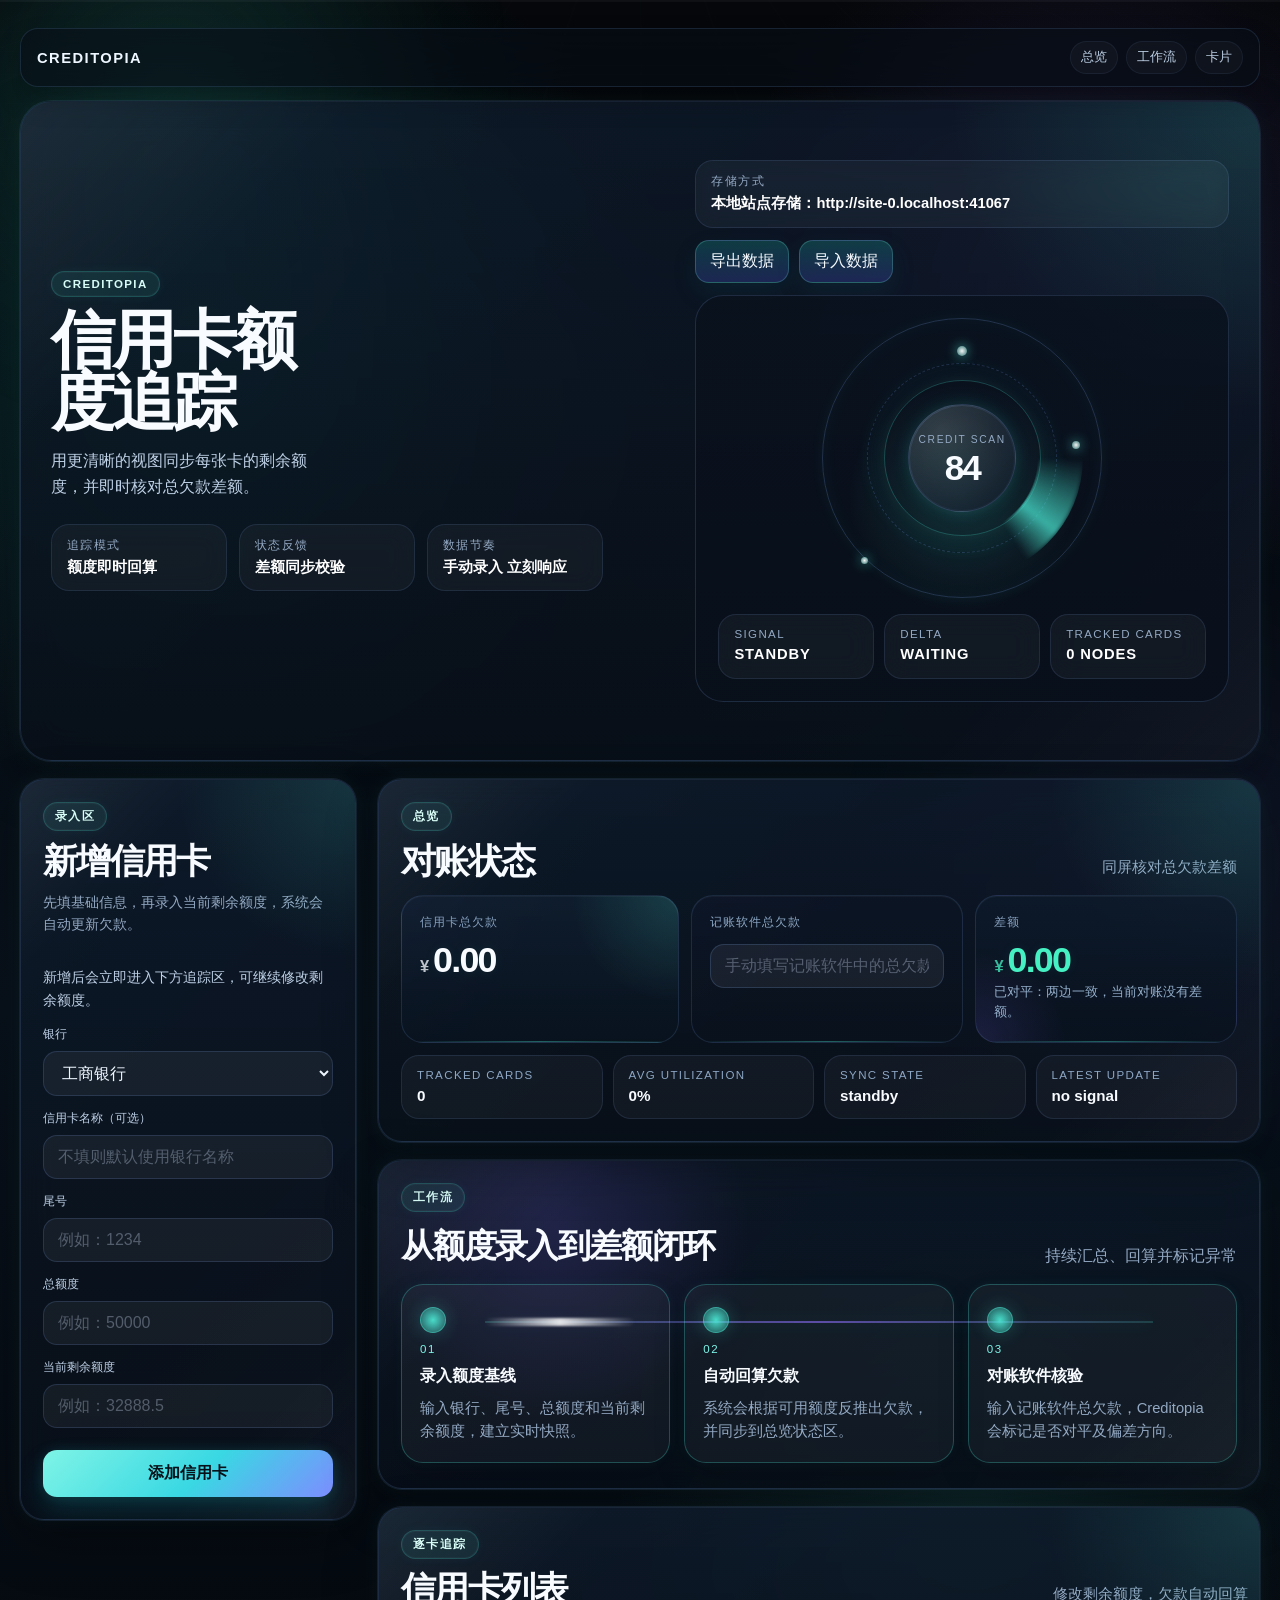
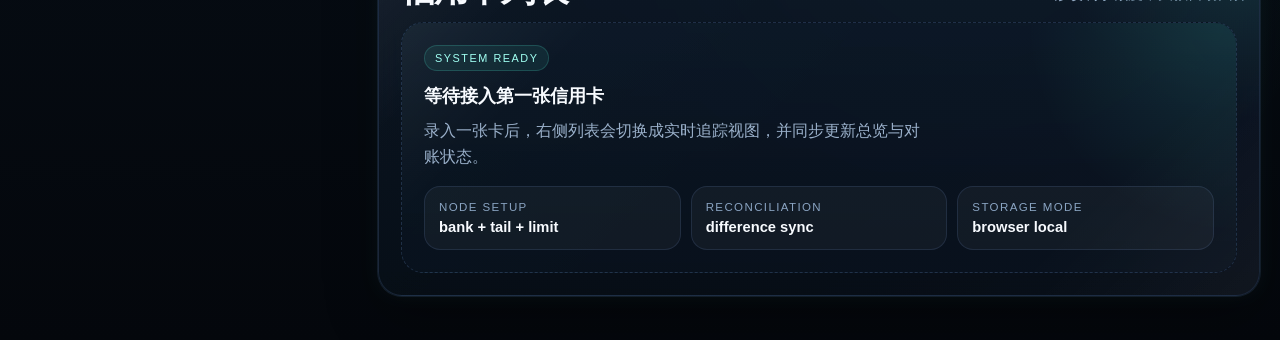
<file: index.html>
<!DOCTYPE html>
<html lang="zh-CN">
  <head>
    <meta charset="UTF-8" />
    <meta name="viewport" content="width=device-width, initial-scale=1.0" />
    <title>Creditopia 信用卡额度追踪</title>
    <link rel="stylesheet" href="./styles.css?v=11" />
  </head>
  <body id="top">
    <div class="scroll-progress" aria-hidden="true">
      <div class="scroll-progress__bar" id="scroll-progress-bar"></div>
    </div>
    <div class="ambient ambient--one" aria-hidden="true"></div>
    <div class="ambient ambient--two" aria-hidden="true"></div>
    <div class="ambient ambient--three" aria-hidden="true"></div>
    <div class="tech-grid" aria-hidden="true"></div>

    <div class="app-shell">
      <nav class="topbar reveal" aria-label="页面导航">
        <a class="topbar__brand" href="#top">Creditopia</a>
        <div class="topbar__links">
          <a href="#overview-panel">总览</a>
          <a href="#process-panel">工作流</a>
          <a href="#cards-panel">卡片</a>
        </div>
      </nav>

      <header class="masthead reveal">
        <div class="masthead__brand">
          <p class="brand-mark">Creditopia</p>
          <h1>信用卡额度追踪</h1>
          <p class="masthead__summary">
            用更清晰的视图同步每张卡的剩余额度，并即时核对总欠款差额。
          </p>
          <div class="masthead__highlights" aria-label="系统能力">
            <div class="highlight-chip">
              <span class="highlight-chip__label">追踪模式</span>
              <strong>额度即时回算</strong>
            </div>
            <div class="highlight-chip">
              <span class="highlight-chip__label">状态反馈</span>
              <strong>差额同步校验</strong>
            </div>
            <div class="highlight-chip">
              <span class="highlight-chip__label">数据节奏</span>
              <strong>手动录入 立刻响应</strong>
            </div>
          </div>
        </div>

        <div class="masthead__meta">
          <div class="meta-note">
            <span>存储方式</span>
            <strong id="storage-mode">仅保存在当前浏览器</strong>
          </div>
          <div class="action-strip">
            <button type="button" class="ghost-btn ghost-btn--light" id="export-data-btn">
              导出数据
            </button>
            <button type="button" class="ghost-btn ghost-btn--light" id="import-data-btn">
              导入数据
            </button>
          </div>
          <input type="file" id="import-file-input" accept="application/json" hidden />

          <div class="hero-visual" aria-hidden="true">
            <div class="hero-visual__core">
              <div class="hero-visual__ring hero-visual__ring--outer"></div>
              <div class="hero-visual__ring hero-visual__ring--mid"></div>
              <div class="hero-visual__ring hero-visual__ring--inner"></div>
              <div class="hero-visual__beam"></div>
              <div class="hero-visual__pulse"></div>
              <div class="hero-visual__score">
                <span>credit scan</span>
                <strong id="hero-score-value">96</strong>
              </div>
              <div class="hero-visual__orbits">
                <span class="hero-visual__dot hero-visual__dot--one"></span>
                <span class="hero-visual__dot hero-visual__dot--two"></span>
                <span class="hero-visual__dot hero-visual__dot--three"></span>
              </div>
            </div>
            <div class="hero-visual__readouts">
              <div class="hero-readout">
                <span>signal</span>
                <strong id="hero-signal-value">stable</strong>
              </div>
              <div class="hero-readout">
                <span>delta</span>
                <strong id="hero-delta-value">synced</strong>
              </div>
              <div class="hero-readout">
                <span>tracked cards</span>
                <strong id="hero-pipeline-value">0 nodes</strong>
              </div>
            </div>
          </div>
        </div>
      </header>

      <main class="workspace">
        <aside class="compose-panel reveal">
          <div class="section-label">录入区</div>
          <h2>新增信用卡</h2>
          <p class="section-copy">
            先填基础信息，再录入当前剩余额度，系统会自动更新欠款。
          </p>

          <form id="card-form" class="card-form">
            <p id="form-mode-hint" class="compose-footnote compose-footnote--subtle"></p>
            <label>
              <span>银行</span>
              <select id="card-bank">
                <option value="icbc">工商银行</option>
                <option value="ccb">建设银行</option>
                <option value="abc">农业银行</option>
                <option value="boc">中国银行</option>
                <option value="psbc">邮储银行</option>
                <option value="bocom">交通银行</option>
                <option value="cmb">招商银行</option>
                <option value="cib">兴业银行</option>
                <option value="spdb">浦发银行</option>
                <option value="gdb">广发银行</option>
                <option value="citic">中信银行</option>
                <option value="ceb">光大银行</option>
                <option value="cmbc">民生银行</option>
                <option value="pingan">平安银行</option>
                <option value="hxb">华夏银行</option>
                <option value="bob">北京银行</option>
                <option value="bos">上海银行</option>
                <option value="njcb">南京银行</option>
                <option value="nbcb">宁波银行</option>
                <option value="czb">浙商银行</option>
                <option value="bhb">渤海银行</option>
                <option value="hfb">恒丰银行</option>
                <option value="generic">其他银行</option>
              </select>
            </label>

            <label>
              <span>信用卡名称（可选）</span>
              <input
                type="text"
                id="card-name"
                placeholder="不填则默认使用银行名称"
                maxlength="30"
              />
            </label>

            <label>
              <span>尾号</span>
              <input
                type="text"
                id="card-last4"
                placeholder="例如：1234"
                inputmode="numeric"
                maxlength="8"
                required
              />
            </label>

            <label>
              <span>总额度</span>
              <input
                type="text"
                id="card-limit"
                placeholder="例如：50000"
                inputmode="decimal"
                required
              />
            </label>

            <label>
              <span>当前剩余额度</span>
              <input
                type="text"
                id="card-available"
                placeholder="例如：32888.5"
                inputmode="decimal"
                required
              />
            </label>

            <button type="submit" class="primary-btn">添加信用卡</button>
          </form>

        </aside>

        <section class="main-panel">
          <section class="overview reveal" id="overview-panel">
            <div class="overview__head">
              <div>
                <div class="section-label">总览</div>
                <h2>对账状态</h2>
              </div>
              <p class="overview__hint">同屏核对总欠款差额</p>
            </div>

            <div class="stat-grid">
              <article class="stat-card stat-card--primary">
                <span>信用卡总欠款</span>
                <strong id="cards-total-debt" class="amount-value amount-value--hero">¥0.00</strong>
              </article>

              <article class="stat-card stat-card--input">
                <label for="ledger-total-debt">记账软件总欠款</label>
                <input
                  type="text"
                  id="ledger-total-debt"
                  placeholder="手动填写记账软件中的总欠款"
                  inputmode="decimal"
                />
              </article>

              <article class="stat-card stat-card--difference">
                <span>差额</span>
                <strong id="debt-difference" class="amount-value amount-value--hero">¥0.00</strong>
                <small id="difference-hint">信用卡汇总 - 记账软件记录</small>
              </article>
            </div>

            <div class="insight-strip" aria-label="实时情报">
              <article class="insight-chip">
                <span>tracked cards</span>
                <strong id="insight-card-count">0</strong>
              </article>
              <article class="insight-chip">
                <span>avg utilization</span>
                <strong id="insight-utilization">0%</strong>
              </article>
              <article class="insight-chip">
                <span>sync state</span>
                <strong id="insight-sync-state">standby</strong>
              </article>
              <article class="insight-chip">
                <span>latest update</span>
                <strong id="insight-last-update">no signal</strong>
              </article>
            </div>
          </section>

          <section class="process-panel reveal" id="process-panel">
            <div class="process-panel__head">
              <div>
                <div class="section-label">工作流</div>
                <h2>从额度录入到差额闭环</h2>
              </div>
              <p class="process-panel__hint">持续汇总、回算并标记异常</p>
            </div>

            <div class="process-rail">
              <article class="process-step">
                <span class="process-step__index">01</span>
                <h3>录入额度基线</h3>
                <p>输入银行、尾号、总额度和当前剩余额度，建立实时快照。</p>
              </article>

              <article class="process-step">
                <span class="process-step__index">02</span>
                <h3>自动回算欠款</h3>
                <p>系统会根据可用额度反推出欠款，并同步到总览状态区。</p>
              </article>

              <article class="process-step">
                <span class="process-step__index">03</span>
                <h3>对账软件核验</h3>
                <p>输入记账软件总欠款，Creditopia 会标记是否对平及偏差方向。</p>
              </article>
            </div>
          </section>

          <section class="ledger-detail reveal" id="cards-panel">
            <div class="section-label">逐卡追踪</div>
            <div class="ledger-detail__head">
              <h2>信用卡列表</h2>
              <p>修改剩余额度，欠款自动回算</p>
            </div>

            <div id="empty-state" class="empty-state">
              <div class="empty-state__header">
                <span class="empty-state__eyebrow">system ready</span>
                <h3>等待接入第一张信用卡</h3>
                <p>录入一张卡后，右侧列表会切换成实时追踪视图，并同步更新总览与对账状态。</p>
              </div>
              <div class="empty-state__grid" aria-hidden="true">
                <div class="empty-state__tile">
                  <span>node setup</span>
                  <strong>bank + tail + limit</strong>
                </div>
                <div class="empty-state__tile">
                  <span>reconciliation</span>
                  <strong>difference sync</strong>
                </div>
                <div class="empty-state__tile">
                  <span>storage mode</span>
                  <strong>browser local</strong>
                </div>
              </div>
            </div>

            <div id="card-list" class="card-list"></div>
          </section>
        </section>
      </main>
    </div>

    <template id="card-item-template">
      <article class="credit-card reveal">
        <div class="credit-card__scanline" aria-hidden="true"></div>
        <div class="credit-card__identity">
          <div class="bank-logo-wrap" aria-hidden="true">
            <img class="bank-logo-image" alt="" />
            <div class="bank-logo-fallback"></div>
          </div>
          <div class="credit-card__title-group">
            <div class="credit-card__bank-row">
              <span class="credit-card__bank-name"></span>
              <span class="credit-card__tail"></span>
            </div>
            <p class="credit-card__name"></p>
            <p class="credit-card__updated-at"></p>
          </div>
        </div>

        <label class="inline-field inline-field--available">
          <span>当前剩余额度</span>
          <input
            type="text"
            class="available-input"
            inputmode="decimal"
          />
        </label>

        <div class="credit-card__metrics">
          <div class="metric-block">
            <span>总额度</span>
            <strong class="limit-value amount-value amount-value--metric"></strong>
          </div>
          <div class="metric-block">
            <span>当前欠款</span>
            <strong class="debt-value amount-value amount-value--metric"></strong>
          </div>
        </div>

        <div class="credit-card__utilization">
          <div class="utilization-ring">
            <svg viewBox="0 0 120 120" class="utilization-ring__svg" aria-hidden="true">
              <circle class="utilization-ring__track" cx="60" cy="60" r="46"></circle>
              <circle class="utilization-ring__progress" cx="60" cy="60" r="46"></circle>
            </svg>
            <div class="utilization-ring__content">
              <span>占用</span>
              <strong class="utilization-percent">0%</strong>
            </div>
          </div>
        </div>

        <div class="credit-card__actions">
          <button type="button" class="ghost-btn edit-btn">编辑</button>
          <button type="button" class="ghost-btn delete-btn">删除</button>
        </div>
      </article>
    </template>

    <script src="./logic.js?v=6"></script>
    <script src="./script.js?v=7"></script>
  </body>
</html>
</file>
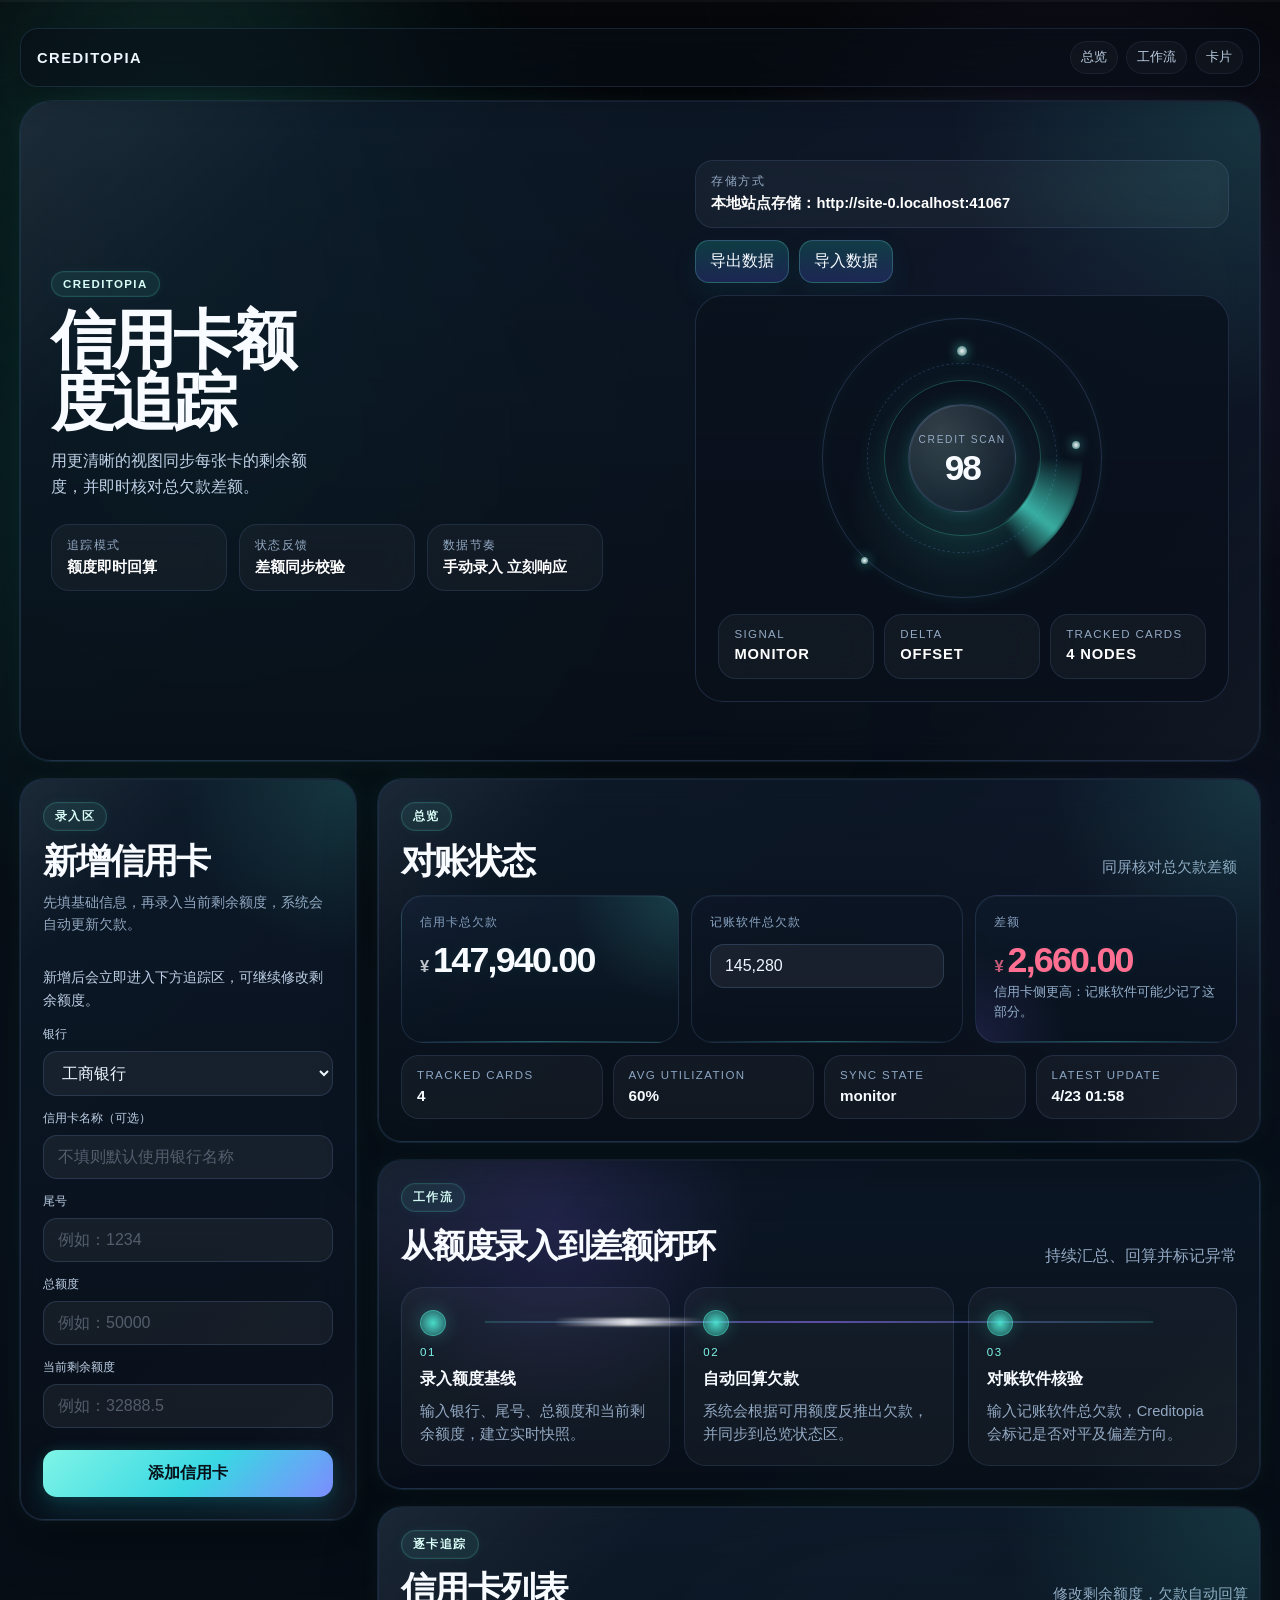
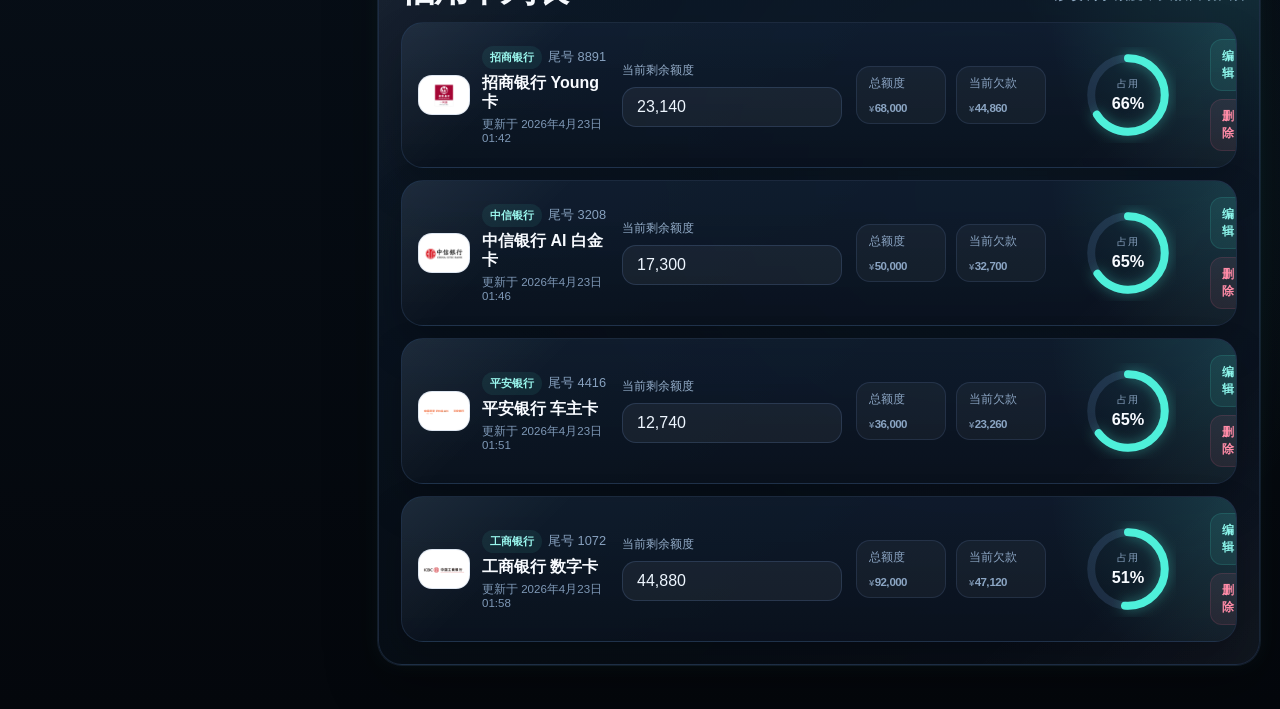
<file: design-preview.html>
<!DOCTYPE html>
<html lang="zh-CN">
  <head>
    <meta charset="UTF-8" />
    <meta name="viewport" content="width=device-width, initial-scale=1.0" />
    <title>Creditopia Design Preview</title>
    <style>
      :root {
        --bg: #05070a;
        --bg-deep: #0a1220;
        --line: rgba(136, 182, 255, 0.18);
        --text: #eef6ff;
        --muted: #98acc7;
        --accent: #4ef0da;
        --accent-secondary: #8d6bff;
      }

      * {
        box-sizing: border-box;
      }

      body {
        margin: 0;
        min-height: 100vh;
        display: grid;
        place-items: center;
        padding: 24px;
        font-family: "SF Pro Text", "PingFang SC", "Hiragino Sans GB", "Microsoft YaHei", sans-serif;
        color: var(--text);
        background:
          radial-gradient(circle at 20% 18%, rgba(78, 240, 218, 0.18), transparent 22%),
          radial-gradient(circle at 84% 16%, rgba(141, 107, 255, 0.18), transparent 18%),
          linear-gradient(180deg, var(--bg) 0%, var(--bg-deep) 100%);
      }

      .preview-shell {
        width: min(720px, 100%);
        padding: 32px;
        border-radius: 28px;
        border: 1px solid var(--line);
        background:
          linear-gradient(180deg, rgba(14, 26, 44, 0.78), rgba(8, 15, 26, 0.9)),
          linear-gradient(135deg, rgba(78, 240, 218, 0.08), transparent 46%);
        box-shadow: 0 24px 64px rgba(0, 0, 0, 0.4), 0 0 30px rgba(78, 240, 218, 0.08);
        backdrop-filter: blur(18px);
      }

      .eyebrow {
        display: inline-flex;
        padding: 7px 12px;
        border-radius: 999px;
        border: 1px solid rgba(78, 240, 218, 0.2);
        background: rgba(78, 240, 218, 0.08);
        color: #d8fdf7;
        font-size: 0.74rem;
        font-weight: 700;
        letter-spacing: 0.12em;
        text-transform: uppercase;
      }

      h1 {
        margin: 18px 0 12px;
        font-size: clamp(2rem, 5vw, 3.4rem);
        line-height: 0.96;
        letter-spacing: -0.05em;
      }

      p {
        margin: 0;
        max-width: 44ch;
        color: var(--muted);
        line-height: 1.7;
      }

      .actions {
        display: flex;
        flex-wrap: wrap;
        gap: 12px;
        margin-top: 28px;
      }

      button,
      a {
        appearance: none;
        border: 0;
        border-radius: 14px;
        padding: 12px 16px;
        font: inherit;
        text-decoration: none;
        cursor: pointer;
        transition: transform 180ms ease, box-shadow 180ms ease, border-color 180ms ease;
      }

      .primary {
        color: #061018;
        background: linear-gradient(135deg, #7ff4e6, #39d8e3 54%, #7d8dff);
        box-shadow: 0 18px 36px rgba(18, 184, 199, 0.22);
      }

      .secondary {
        color: var(--text);
        background: rgba(255, 255, 255, 0.04);
        border: 1px solid rgba(136, 182, 255, 0.16);
      }

      .primary:hover,
      .secondary:hover {
        transform: translateY(-2px);
      }

      .status {
        margin-top: 24px;
        padding: 14px 16px;
        border-radius: 16px;
        background: rgba(255, 255, 255, 0.04);
        border: 1px solid rgba(136, 182, 255, 0.12);
        color: #bcd0e7;
      }

      code {
        color: #9df8ee;
      }
    </style>
  </head>
  <body>
    <main class="preview-shell">
      <div class="eyebrow">Creditopia Preview</div>
      <h1>载入演示数据并查看最新设计</h1>
      <p>
        这个页面会把一组示例信用卡数据写入当前浏览器的本地存储，然后跳转到最新首页，方便你直接看到科技感升级后的完整界面。
      </p>

      <div class="actions">
        <button class="primary" id="launch-preview">打开设计预览</button>
        <a class="secondary" href="./index.html">直接打开首页</a>
      </div>

      <div class="status" id="status">
        预览入口文件：<code>design-preview.html</code>
      </div>
    </main>

    <script>
      const STORAGE_KEY = 'creditopia-credit-cards';
      const LEDGER_STORAGE_KEY = 'creditopia-ledger-total-debt';
      const status = document.querySelector('#status');
      const launchButton = document.querySelector('#launch-preview');

      const demoCards = [
        {
          id: 'demo-cmb-8891',
          bank: 'cmb',
          name: '招商银行 Young 卡',
          last4: '8891',
          limit: 68000,
          available: 23140,
          updatedAt: '2026-04-23T09:42:00+08:00',
        },
        {
          id: 'demo-citic-3208',
          bank: 'citic',
          name: '中信银行 AI 白金卡',
          last4: '3208',
          limit: 50000,
          available: 17300,
          updatedAt: '2026-04-23T09:46:00+08:00',
        },
        {
          id: 'demo-pingan-4416',
          bank: 'pingan',
          name: '平安银行 车主卡',
          last4: '4416',
          limit: 36000,
          available: 12740,
          updatedAt: '2026-04-23T09:51:00+08:00',
        },
        {
          id: 'demo-icbc-1072',
          bank: 'icbc',
          name: '工商银行 数字卡',
          last4: '1072',
          limit: 92000,
          available: 44880,
          updatedAt: '2026-04-23T09:58:00+08:00',
        },
      ];

      function loadPreview() {
        localStorage.setItem(STORAGE_KEY, JSON.stringify(demoCards));
        localStorage.setItem(LEDGER_STORAGE_KEY, '145280');
        status.textContent = '演示数据已写入，正在跳转到最新首页...';
        window.location.href = './index.html?preview=1';
      }

      launchButton.addEventListener('click', loadPreview);

      window.setTimeout(loadPreview, 260);
    </script>
  </body>
</html>
</file>
<file: styles.css>
:root {
  --bg: #05070a;
  --bg-deep: #09111c;
  --bg-elevated: rgba(10, 18, 30, 0.82);
  --surface: rgba(10, 20, 33, 0.6);
  --surface-strong: rgba(11, 22, 36, 0.82);
  --surface-soft: rgba(18, 34, 55, 0.5);
  --panel: rgba(10, 18, 31, 0.76);
  --card: rgba(13, 23, 38, 0.72);
  --card-strong: rgba(16, 29, 48, 0.88);
  --line: rgba(136, 182, 255, 0.14);
  --line-strong: rgba(136, 182, 255, 0.26);
  --line-glow: rgba(85, 241, 231, 0.34);
  --text: #eef6ff;
  --text-strong: #f8fbff;
  --muted: #93a9c3;
  --muted-strong: #bfd1e6;
  --inverse: #ffffff;
  --accent: #4ef0da;
  --accent-strong: #1fd8c7;
  --accent-soft: rgba(78, 240, 218, 0.16);
  --accent-secondary: #8d6bff;
  --accent-secondary-soft: rgba(141, 107, 255, 0.16);
  --success: #45f1c2;
  --danger: #ff6f91;
  --shadow: 0 30px 72px rgba(0, 0, 0, 0.38);
  --shadow-soft: 0 20px 44px rgba(0, 0, 0, 0.2);
  --shadow-glow: 0 0 0 1px rgba(136, 182, 255, 0.11), 0 0 18px rgba(78, 240, 218, 0.05),
    0 22px 54px rgba(0, 0, 0, 0.3);
  --radius-xl: 32px;
  --radius-lg: 24px;
  --radius-md: 18px;
  --radius-sm: 14px;
}

* {
  box-sizing: border-box;
}

html {
  scroll-behavior: smooth;
}

body {
  margin: 0;
  min-height: 100vh;
  font-family: "SF Pro Text", "PingFang SC", "Hiragino Sans GB", "Microsoft YaHei", sans-serif;
  color: var(--text);
  background:
    radial-gradient(circle at 16% 18%, rgba(31, 216, 199, 0.16), transparent 24%),
    radial-gradient(circle at 84% 14%, rgba(141, 107, 255, 0.16), transparent 18%),
    radial-gradient(circle at 76% 78%, rgba(78, 240, 218, 0.1), transparent 20%),
    linear-gradient(180deg, #05070a 0%, #08111b 52%, #04070c 100%);
  overflow-x: hidden;
}

button,
input,
select {
  font: inherit;
}

input::-webkit-outer-spin-button,
input::-webkit-inner-spin-button {
  -webkit-appearance: none;
  margin: 0;
}

.scroll-progress {
  position: fixed;
  inset: 0 0 auto;
  height: 2px;
  z-index: 12;
  background: rgba(255, 255, 255, 0.04);
  pointer-events: none;
}

.scroll-progress__bar {
  height: 100%;
  width: 0;
  background: linear-gradient(90deg, var(--accent), var(--accent-secondary));
  box-shadow: 0 0 12px rgba(78, 240, 218, 0.42);
  transform-origin: left center;
}

.ambient {
  position: fixed;
  inset: auto;
  width: 42vw;
  height: 42vw;
  border-radius: 999px;
  pointer-events: none;
  filter: blur(100px);
  opacity: 0.68;
  z-index: 0;
}

.ambient--one {
  top: -14vw;
  left: -8vw;
  background: radial-gradient(circle, rgba(78, 240, 218, 0.24), transparent 68%);
}

.ambient--two {
  right: -12vw;
  bottom: -18vw;
  background: radial-gradient(circle, rgba(141, 107, 255, 0.18), transparent 66%);
}

.ambient--three {
  top: 28vh;
  left: 44vw;
  width: 24vw;
  height: 24vw;
  background: radial-gradient(circle, rgba(68, 129, 255, 0.15), transparent 72%);
}

.tech-grid {
  position: fixed;
  inset: 0;
  z-index: 0;
  pointer-events: none;
  background-image:
    linear-gradient(rgba(117, 155, 214, 0.08) 1px, transparent 1px),
    linear-gradient(90deg, rgba(117, 155, 214, 0.08) 1px, transparent 1px);
  background-size: 64px 64px;
  mask-image: linear-gradient(180deg, rgba(0, 0, 0, 0.5), transparent 82%);
  transform: perspective(900px) rotateX(78deg) translateY(-14vh);
  transform-origin: top center;
  opacity: 0.22;
}

.app-shell {
  position: relative;
  z-index: 1;
  width: min(1360px, calc(100% - 40px));
  margin: 0 auto;
  padding: 28px 0 44px;
}

.topbar {
  position: sticky;
  top: 10px;
  z-index: 10;
  display: flex;
  align-items: center;
  justify-content: space-between;
  gap: 16px;
  margin-bottom: 14px;
  padding: 12px 16px;
  border-radius: 18px;
  border: 1px solid rgba(136, 182, 255, 0.14);
  background: rgba(8, 15, 24, 0.58);
  box-shadow: 0 14px 28px rgba(0, 0, 0, 0.18);
  backdrop-filter: blur(18px);
}

.topbar__brand,
.topbar__links a {
  color: var(--text);
  text-decoration: none;
}

.topbar__brand {
  font-size: 0.92rem;
  font-weight: 700;
  letter-spacing: 0.1em;
  text-transform: uppercase;
}

.topbar__links {
  display: flex;
  flex-wrap: wrap;
  gap: 8px;
}

.topbar__links a {
  padding: 7px 10px;
  border-radius: 999px;
  font-size: 0.8rem;
  color: #bbcee4;
  background: rgba(255, 255, 255, 0.03);
  border: 1px solid rgba(136, 182, 255, 0.08);
  transition: color 180ms ease, border-color 180ms ease, background 180ms ease, transform 180ms ease;
}

.topbar__links a:hover {
  color: var(--text-strong);
  border-color: rgba(78, 240, 218, 0.18);
  background: rgba(78, 240, 218, 0.08);
  transform: translateY(-1px);
}

.masthead,
.compose-panel,
.overview,
.ledger-detail {
  position: relative;
  overflow: hidden;
  border: 1px solid var(--line);
  background:
    linear-gradient(180deg, rgba(15, 27, 45, 0.74), rgba(8, 15, 24, 0.84)),
    linear-gradient(135deg, rgba(78, 240, 218, 0.05), transparent 46%),
    linear-gradient(315deg, rgba(141, 107, 255, 0.08), transparent 42%);
  box-shadow: var(--shadow-glow);
  backdrop-filter: blur(18px);
}

.masthead::before,
.compose-panel::before,
.overview::before,
.ledger-detail::before,
.credit-card::before {
  content: "";
  position: absolute;
  inset: 0;
  pointer-events: none;
  background:
    linear-gradient(135deg, rgba(255, 255, 255, 0.06), transparent 18%, transparent 82%, rgba(255, 255, 255, 0.03)),
    radial-gradient(circle at top right, rgba(78, 240, 218, 0.14), transparent 22%);
}

.masthead {
  display: grid;
  grid-template-columns: minmax(0, 1.08fr) minmax(320px, 0.92fr);
  gap: 18px;
  align-items: center;
  padding: clamp(22px, 2.6vw, 30px);
  border-radius: var(--radius-xl);
  min-height: min(76vh, 660px);
}

.masthead__brand,
.masthead__meta,
.main-panel,
.compose-panel,
.overview,
.ledger-detail {
  position: relative;
  z-index: 1;
}

.masthead__brand {
  display: grid;
  align-content: center;
  gap: 0;
  padding-right: 20px;
}

.brand-mark,
.section-label {
  display: inline-flex;
  align-items: center;
  gap: 8px;
  width: fit-content;
  margin: 0 0 12px;
  padding: 6px 11px;
  border-radius: 999px;
  font-size: 0.72rem;
  font-weight: 700;
  letter-spacing: 0.12em;
  text-transform: uppercase;
  color: #d8fdf7;
  background: rgba(78, 240, 218, 0.08);
  border: 1px solid rgba(78, 240, 218, 0.18);
  box-shadow: inset 0 0 0 1px rgba(255, 255, 255, 0.03), 0 0 12px rgba(78, 240, 218, 0.05);
}

.masthead h1,
.compose-panel h2,
.overview h2,
.ledger-detail h2 {
  margin: 0;
  font-family: "SF Pro Display", "Avenir Next", "Segoe UI", sans-serif;
  letter-spacing: -0.05em;
}

.masthead h1 {
  font-size: clamp(2.7rem, 5vw, 5rem);
  line-height: 0.98;
  color: var(--text-strong);
  max-width: 9ch;
  text-wrap: balance;
}

.masthead__summary {
  max-width: 33ch;
  margin: 14px 0 0;
  color: var(--muted-strong);
  font-size: 0.98rem;
  line-height: 1.64;
}

.masthead__highlights {
  display: flex;
  flex-wrap: wrap;
  gap: 12px;
  margin-top: 24px;
}

.highlight-chip,
.meta-note,
.hero-readout {
  position: relative;
  display: grid;
  gap: 5px;
  padding: 13px 15px;
  border-radius: 18px;
  background: rgba(255, 255, 255, 0.04);
  border: 1px solid rgba(136, 182, 255, 0.12);
  backdrop-filter: blur(12px);
}

.highlight-chip {
  min-width: 176px;
}

.highlight-chip__label,
.meta-note span,
.hero-readout span {
  font-size: 0.72rem;
  letter-spacing: 0.12em;
  text-transform: uppercase;
  color: var(--muted);
}

.highlight-chip strong,
.meta-note strong,
.hero-readout strong {
  font-size: 0.92rem;
  color: var(--inverse);
  line-height: 1.35;
}

.masthead__meta {
  display: grid;
  align-content: center;
  gap: 12px;
}

.action-strip {
  display: flex;
  gap: 10px;
  flex-wrap: wrap;
}

input,
select {
  width: 100%;
  min-width: 0;
  border: 1px solid rgba(136, 182, 255, 0.16);
  border-radius: 14px;
  background: rgba(245, 250, 255, 0.05);
  padding: 12px 14px;
  color: inherit;
  transition: border-color 180ms ease, background 180ms ease, transform 180ms ease, box-shadow 180ms ease;
}

input::placeholder {
  color: rgba(202, 218, 240, 0.34);
}

input:focus,
select:focus,
.primary-btn:focus-visible,
.ghost-btn:focus-visible {
  outline: none;
  border-color: rgba(78, 240, 218, 0.58);
  background: rgba(245, 250, 255, 0.08);
  box-shadow: 0 0 0 4px rgba(78, 240, 218, 0.12), 0 0 24px rgba(78, 240, 218, 0.14);
  transform: translateY(-1px);
}

.primary-btn,
.ghost-btn {
  position: relative;
  overflow: hidden;
  border: 0;
  border-radius: 14px;
  cursor: pointer;
  transition: transform 180ms ease, background 180ms ease, color 180ms ease, opacity 180ms ease, box-shadow 180ms ease,
    border-color 180ms ease;
}

.primary-btn::after,
.ghost-btn::after {
  content: "";
  position: absolute;
  inset: 0;
  background: linear-gradient(120deg, transparent 10%, rgba(255, 255, 255, 0.18) 50%, transparent 90%);
  transform: translateX(-120%);
  transition: transform 360ms ease;
  pointer-events: none;
}

.primary-btn:hover::after,
.ghost-btn:hover::after {
  transform: translateX(120%);
}

.primary-btn {
  margin-top: 8px;
  padding: 13px 16px;
  font-weight: 700;
  color: #061018;
  background: linear-gradient(135deg, #7ff4e6, #39d8e3 54%, #7d8dff);
  box-shadow: 0 14px 28px rgba(18, 184, 199, 0.18), 0 0 14px rgba(78, 240, 218, 0.12);
}

.ghost-btn {
  padding: 10px 14px;
  color: #d8e7fb;
  background: rgba(255, 255, 255, 0.04);
  border: 1px solid rgba(136, 182, 255, 0.14);
}

.ghost-btn--light {
  color: #f6fbff;
  background: linear-gradient(180deg, rgba(31, 216, 199, 0.2), rgba(90, 103, 255, 0.22));
  border-color: rgba(116, 233, 223, 0.24);
  box-shadow: 0 10px 22px rgba(16, 83, 95, 0.18);
}

.primary-btn:hover,
.ghost-btn:hover,
.credit-card:hover {
  transform: translateY(-2px);
}

.magnetic-active {
  transition: transform 120ms ease, box-shadow 180ms ease, border-color 180ms ease, background 180ms ease;
}

.hero-visual {
  position: relative;
  padding: 22px;
  border-radius: 28px;
  min-height: 320px;
  display: grid;
  gap: 16px;
  align-content: space-between;
  background:
    radial-gradient(circle at center, rgba(78, 240, 218, 0.14), transparent 34%),
    linear-gradient(180deg, rgba(10, 18, 30, 0.86), rgba(9, 16, 27, 0.92));
  border: 1px solid rgba(136, 182, 255, 0.16);
}

.hero-visual__core {
  position: relative;
  width: min(100%, 280px);
  aspect-ratio: 1;
  margin: 0 auto;
  display: grid;
  place-items: center;
}

.hero-visual__ring,
.hero-visual__pulse {
  position: absolute;
  border-radius: 50%;
}

.hero-visual__ring {
  border: 1px solid rgba(136, 182, 255, 0.2);
  box-shadow: inset 0 0 18px rgba(78, 240, 218, 0.04), 0 0 14px rgba(78, 240, 218, 0.05);
}

.hero-visual__ring--outer {
  inset: 0;
  animation: slow-spin 18s linear infinite;
}

.hero-visual__ring--mid {
  inset: 16%;
  border-style: dashed;
  animation: slow-spin 12s linear infinite reverse;
}

.hero-visual__ring--inner {
  inset: 31%;
}

.hero-visual__beam {
  position: absolute;
  inset: 7%;
  border-radius: 50%;
  background: conic-gradient(from 90deg, transparent 0deg, rgba(78, 240, 218, 0.7) 38deg, transparent 58deg);
  filter: blur(2px);
  animation: scan-rotate 4.6s linear infinite;
  mask-image: radial-gradient(circle, transparent 0 44%, #000 45% 100%);
}

.hero-visual__pulse {
  inset: 22%;
  border: 1px solid rgba(78, 240, 218, 0.24);
  box-shadow: 0 0 24px rgba(78, 240, 218, 0.1);
  animation: pulse-ring 2.8s ease-in-out infinite;
}

.hero-visual__orbits {
  position: absolute;
  inset: 0;
}

.hero-visual__dot {
  position: absolute;
  width: 10px;
  height: 10px;
  border-radius: 50%;
  background: radial-gradient(circle, rgba(255, 255, 255, 0.95), rgba(78, 240, 218, 0.4));
  box-shadow: 0 0 12px rgba(78, 240, 218, 0.7);
}

.hero-visual__dot--one {
  top: 10%;
  left: 48%;
  animation: orbit-one 7s linear infinite;
}

.hero-visual__dot--two {
  top: 44%;
  right: 8%;
  width: 8px;
  height: 8px;
  animation: orbit-two 9s linear infinite;
}

.hero-visual__dot--three {
  bottom: 12%;
  left: 14%;
  width: 7px;
  height: 7px;
  animation: orbit-three 8s linear infinite;
}

.hero-visual__score {
  position: relative;
  display: grid;
  grid-template-rows: auto auto;
  align-content: center;
  justify-items: center;
  gap: 6px;
  width: 108px;
  height: 108px;
  border-radius: 50%;
  background: radial-gradient(circle at 30% 24%, rgba(255, 255, 255, 0.16), rgba(12, 23, 38, 0.94));
  border: 1px solid rgba(136, 182, 255, 0.18);
  box-shadow: 0 0 18px rgba(78, 240, 218, 0.12);
  padding-top: 2px;
}

.hero-visual__score span {
  font-size: 0.64rem;
  letter-spacing: 0.16em;
  text-transform: uppercase;
  color: var(--muted);
  line-height: 1;
}

.hero-visual__score strong {
  font-size: 2.2rem;
  line-height: 0.92;
  letter-spacing: -0.06em;
  color: var(--text-strong);
  transform: translateY(1px);
}

.hero-visual__readouts {
  display: grid;
  grid-template-columns: repeat(3, minmax(0, 1fr));
  gap: 10px;
}

.hero-readout strong {
  text-transform: uppercase;
  letter-spacing: 0.06em;
}

.workspace {
  display: grid;
  grid-template-columns: 336px minmax(0, 1fr);
  gap: 22px;
  margin-top: 18px;
  align-items: start;
}

.compose-panel {
  position: sticky;
  top: 74px;
  padding: 22px;
  border-radius: var(--radius-lg);
}

.compose-panel h2,
.overview h2,
.ledger-detail h2 {
  font-size: clamp(1.76rem, 2.8vw, 2.18rem);
  line-height: 1.02;
  color: var(--text-strong);
}

.section-copy,
.compose-footnote,
.overview__hint,
.ledger-detail__head p {
  margin: 12px 0 0;
  color: var(--muted);
  line-height: 1.58;
}

.section-copy,
.compose-footnote {
  font-size: 0.9rem;
}

.compose-footnote--subtle {
  color: #7d93b0;
}

.card-form {
  display: grid;
  gap: 14px;
  margin-top: 18px;
}

.card-form label,
.inline-field {
  display: grid;
  gap: 8px;
}

.card-form span,
.inline-field span,
.stat-card label,
.metric-block span {
  font-size: 0.78rem;
  color: inherit;
}

.compose-panel .card-form span,
.compose-panel .compose-footnote {
  color: #bed0e6;
}

.main-panel {
  display: grid;
  gap: 18px;
}

.overview,
.ledger-detail {
  padding: 22px;
  border-radius: var(--radius-lg);
}

.process-panel {
  position: relative;
  padding: 22px;
  border-radius: var(--radius-lg);
  border: 1px solid var(--line);
  background:
    linear-gradient(180deg, rgba(13, 25, 41, 0.78), rgba(8, 15, 25, 0.88)),
    linear-gradient(135deg, rgba(141, 107, 255, 0.08), transparent 48%);
  box-shadow: var(--shadow-glow);
  overflow: hidden;
  backdrop-filter: blur(18px);
}

.process-panel::before {
  content: "";
  position: absolute;
  inset: 0;
  pointer-events: none;
  background:
    linear-gradient(135deg, rgba(255, 255, 255, 0.05), transparent 20%, transparent 82%, rgba(255, 255, 255, 0.03)),
    radial-gradient(circle at 20% 20%, rgba(141, 107, 255, 0.16), transparent 26%);
}

.process-panel__head {
  position: relative;
  z-index: 1;
  display: grid;
  grid-template-columns: minmax(0, 1fr) minmax(240px, 0.8fr);
  gap: 14px;
  align-items: end;
  margin-bottom: 18px;
}

.process-panel__head h2 {
  margin: 0;
  font-family: "SF Pro Display", "Avenir Next", "Segoe UI", sans-serif;
  font-size: clamp(1.7rem, 2.6vw, 2.08rem);
  letter-spacing: -0.05em;
  color: var(--text-strong);
}

.process-panel__hint {
  margin: 0;
  max-width: min(24ch, 100%);
  justify-self: end;
  color: var(--muted);
  line-height: 1.55;
  text-align: right;
  white-space: nowrap;
}

.process-rail {
  position: relative;
  z-index: 1;
  display: grid;
  grid-template-columns: repeat(3, minmax(0, 1fr));
  gap: 14px;
}

.process-rail::before {
  content: "";
  position: absolute;
  left: 10%;
  right: 10%;
  top: 34px;
  height: 2px;
  background: linear-gradient(90deg, rgba(78, 240, 218, 0.18), rgba(141, 107, 255, 0.58), rgba(78, 240, 218, 0.18));
  box-shadow: 0 0 18px rgba(78, 240, 218, 0.18);
}

.process-rail::after {
  content: "";
  position: absolute;
  top: 31px;
  left: 10%;
  width: 18%;
  height: 8px;
  border-radius: 999px;
  background: linear-gradient(90deg, transparent, rgba(255, 255, 255, 0.86), transparent);
  filter: blur(1px);
  animation: rail-pulse 3.6s ease-in-out infinite;
}

.process-step {
  position: relative;
  display: grid;
  align-content: start;
  gap: 10px;
  padding: 58px 18px 18px;
  border-radius: 22px;
  background: rgba(255, 255, 255, 0.04);
  border: 1px solid rgba(136, 182, 255, 0.12);
  transition: transform 220ms ease, border-color 220ms ease, box-shadow 220ms ease;
}

.process-step::before {
  content: "";
  position: absolute;
  top: 22px;
  left: 18px;
  width: 24px;
  height: 24px;
  border-radius: 50%;
  border: 1px solid rgba(78, 240, 218, 0.4);
  background: radial-gradient(circle, rgba(78, 240, 218, 0.9), rgba(78, 240, 218, 0.22));
  box-shadow: 0 0 18px rgba(78, 240, 218, 0.24);
}

.process-step.is-active,
.process-step:hover {
  transform: translateY(-3px);
  border-color: rgba(78, 240, 218, 0.26);
  box-shadow: 0 16px 32px rgba(0, 0, 0, 0.16), 0 0 12px rgba(78, 240, 218, 0.05);
}

.process-step__index {
  font-size: 0.72rem;
  letter-spacing: 0.14em;
  text-transform: uppercase;
  color: #7ef6e8;
}

.process-step h3 {
  margin: 0;
  font-size: 1.02rem;
  color: var(--text-strong);
}

.process-step p {
  margin: 0;
  color: var(--muted);
  line-height: 1.6;
  font-size: 0.92rem;
}

.overview__head,
.ledger-detail__head {
  display: grid;
  grid-template-columns: minmax(0, 1.1fr) minmax(240px, 0.9fr);
  align-items: end;
  gap: 14px;
  margin-bottom: 16px;
}

.overview__hint,
.ledger-detail__head p {
  max-width: min(22ch, 100%);
  margin: 0;
  justify-self: end;
  font-size: 0.94rem;
  text-align: right;
  white-space: nowrap;
}

.stat-grid {
  display: grid;
  grid-template-columns: minmax(0, 1.02fr) minmax(0, 1fr) minmax(0, 0.96fr);
  gap: 12px;
}

.insight-strip {
  display: grid;
  grid-template-columns: repeat(4, minmax(0, 1fr));
  gap: 10px;
  margin-top: 12px;
}

.insight-chip {
  display: grid;
  gap: 5px;
  padding: 13px 15px;
  border-radius: 18px;
  border: 1px solid rgba(136, 182, 255, 0.12);
  background: rgba(255, 255, 255, 0.04);
}

.insight-chip span {
  font-size: 0.72rem;
  letter-spacing: 0.12em;
  text-transform: uppercase;
  color: #8da7c5;
}

.insight-chip strong {
  color: var(--text-strong);
  font-size: 0.95rem;
  line-height: 1.25;
}

.stat-card {
  position: relative;
  min-width: 0;
  min-height: 148px;
  display: grid;
  align-content: start;
  gap: 5px;
  padding: 18px;
  border-radius: 22px;
  background:
    linear-gradient(180deg, rgba(15, 27, 45, 0.68), rgba(10, 18, 31, 0.84)),
    linear-gradient(135deg, rgba(78, 240, 218, 0.06), transparent 48%);
  border: 1px solid rgba(136, 182, 255, 0.14);
  box-shadow: inset 0 1px 0 rgba(255, 255, 255, 0.04);
  overflow: hidden;
}

.stat-card::after {
  content: "";
  position: absolute;
  inset: auto 0 0;
  height: 1px;
  background: linear-gradient(90deg, transparent, rgba(78, 240, 218, 0.6), transparent);
  opacity: 0.6;
}

.stat-card > span,
.stat-card > label {
  font-size: 0.76rem;
  letter-spacing: 0.08em;
  text-transform: uppercase;
  color: #86a0bf;
}

.amount-value {
  min-width: 0;
  display: flex;
  align-items: baseline;
  flex-wrap: wrap;
  gap: 0.16em;
  margin-top: 8px;
  font-family: "SF Pro Display", "Avenir Next", "Segoe UI", sans-serif;
  line-height: 1;
  letter-spacing: -0.05em;
  font-variant-numeric: tabular-nums;
}

.amount-value__symbol {
  flex: 0 0 auto;
  font-size: 0.46em;
  line-height: 1;
  opacity: 0.76;
}

.amount-value__text {
  min-width: 0;
  display: inline-flex;
  flex-wrap: wrap;
  gap: 0.04em;
}

.amount-value__chunk {
  display: inline-block;
  white-space: nowrap;
}

.amount-value--hero {
  font-size: clamp(1.92rem, 2.35vw, 2.4rem);
  font-weight: 760;
  color: var(--text-strong);
  flex-wrap: nowrap;
}

.amount-value--metric {
  font-size: 1.18rem;
  letter-spacing: -0.03em;
  font-weight: 740;
  color: #edf6ff;
  flex-wrap: nowrap;
  gap: 0.05em;
  min-width: 0;
}

.amount-value--metric .amount-value__symbol,
.amount-value--metric .amount-value__text,
.amount-value--metric .amount-value__chunk {
  white-space: nowrap;
}

.amount-value--metric .amount-value__symbol {
  font-size: 0.5em;
}

.amount-value--metric[data-density="compact"] {
  font-size: 1.08rem;
}

.amount-value--metric[data-density="tiny"] {
  font-size: 0.96rem;
  letter-spacing: -0.02em;
}

.amount-value[data-density="compact"] {
  font-size: clamp(1.56rem, 2.2vw, 2rem);
}

.amount-value[data-density="tiny"] {
  font-size: clamp(1.18rem, 1.8vw, 1.52rem);
}

.stat-card small {
  margin-top: auto;
  color: #94afcb;
  font-size: 0.84rem;
  line-height: 1.5;
}

.stat-card--primary {
  background:
    radial-gradient(circle at top right, rgba(78, 240, 218, 0.16), transparent 34%),
    linear-gradient(180deg, rgba(16, 31, 48, 0.82), rgba(9, 19, 31, 0.92)),
    linear-gradient(120deg, rgba(141, 107, 255, 0.12), transparent 48%);
}

.stat-card--primary .amount-value--hero,
.stat-card--difference .amount-value--hero {
  text-shadow: 0 0 12px rgba(78, 240, 218, 0.08);
}

#cards-total-debt,
#debt-difference {
  line-height: 0.92;
  flex-wrap: nowrap;
}

#cards-total-debt {
  font-size: clamp(2.16rem, 2.8vw, 2.86rem);
}

#debt-difference {
  font-size: clamp(2.16rem, 2.8vw, 2.86rem);
}

#cards-total-debt .amount-value__text,
#cards-total-debt .amount-value__chunk,
#debt-difference .amount-value__text,
#debt-difference .amount-value__chunk {
  font-size: inherit;
  line-height: inherit;
}

#cards-total-debt .amount-value__text,
#debt-difference .amount-value__text {
  display: inline-block;
  white-space: nowrap;
}

#cards-total-debt .amount-value__chunk,
#debt-difference .amount-value__chunk {
  display: inline;
}

.stat-card--input {
  background:
    linear-gradient(180deg, rgba(12, 22, 36, 0.78), rgba(10, 18, 30, 0.9)),
    linear-gradient(135deg, rgba(141, 107, 255, 0.08), transparent 44%);
  color: var(--text);
}

.stat-card--input label {
  color: #8da8c6;
}

.stat-card--input input {
  margin-top: 8px;
  border-color: rgba(136, 182, 255, 0.18);
  background: rgba(255, 255, 255, 0.06);
  color: var(--text);
  padding-block: 12px;
}

.stat-card--difference {
  background:
    radial-gradient(circle at bottom left, rgba(141, 107, 255, 0.14), transparent 30%),
    linear-gradient(180deg, rgba(14, 27, 43, 0.82), rgba(9, 18, 31, 0.92));
}

.empty-state {
  position: relative;
  padding: 22px;
  color: #9ab0ca;
  border: 1px dashed rgba(136, 182, 255, 0.18);
  border-radius: 22px;
  background:
    linear-gradient(180deg, rgba(13, 25, 40, 0.68), rgba(9, 18, 30, 0.82)),
    linear-gradient(135deg, rgba(78, 240, 218, 0.05), transparent 48%);
  overflow: hidden;
}

.empty-state::before {
  content: "";
  position: absolute;
  inset: 0;
  pointer-events: none;
  background:
    linear-gradient(135deg, rgba(255, 255, 255, 0.05), transparent 18%, transparent 80%, rgba(255, 255, 255, 0.03)),
    radial-gradient(circle at top right, rgba(78, 240, 218, 0.12), transparent 24%);
}

.empty-state__header,
.empty-state__grid {
  position: relative;
  z-index: 1;
}

.empty-state__eyebrow {
  display: inline-flex;
  margin-bottom: 12px;
  padding: 6px 10px;
  border-radius: 999px;
  border: 1px solid rgba(78, 240, 218, 0.18);
  background: rgba(78, 240, 218, 0.08);
  color: #a0fff2;
  font-size: 0.68rem;
  letter-spacing: 0.14em;
  text-transform: uppercase;
}

.empty-state h3 {
  margin: 0;
  font-size: 1.14rem;
  color: var(--text-strong);
}

.empty-state p {
  margin: 10px 0 0;
  max-width: 56ch;
  line-height: 1.62;
}

.empty-state__grid {
  display: grid;
  grid-template-columns: repeat(3, minmax(0, 1fr));
  gap: 10px;
  margin-top: 16px;
}

.empty-state__tile {
  display: grid;
  gap: 6px;
  padding: 14px;
  border-radius: 16px;
  background: rgba(255, 255, 255, 0.04);
  border: 1px solid rgba(136, 182, 255, 0.12);
}

.empty-state__tile span {
  font-size: 0.72rem;
  color: #8aa4c2;
  letter-spacing: 0.12em;
  text-transform: uppercase;
}

.empty-state__tile strong {
  color: var(--text-strong);
  font-size: 0.92rem;
}

.card-list {
  display: grid;
  gap: 12px;
}

.credit-card {
  position: relative;
  display: grid;
  grid-template-columns: minmax(190px, 1.04fr) minmax(220px, 0.94fr) minmax(190px, 0.8fr) minmax(136px, 0.52fr) auto;
  gap: 14px;
  align-items: center;
  padding: 16px;
  border-radius: 22px;
  background:
    linear-gradient(180deg, rgba(18, 32, 52, 0.7), rgba(10, 18, 30, 0.86)),
    linear-gradient(135deg, rgba(78, 240, 218, 0.05), transparent 54%);
  border: 1px solid rgba(136, 182, 255, 0.14);
  box-shadow: var(--shadow-soft);
  transition: transform 180ms ease, opacity 180ms ease, border-color 180ms ease, box-shadow 180ms ease;
  transform-style: preserve-3d;
  overflow: hidden;
}

.credit-card:hover {
  border-color: rgba(78, 240, 218, 0.3);
  box-shadow: 0 22px 40px rgba(0, 0, 0, 0.22), 0 0 16px rgba(78, 240, 218, 0.05);
}

.credit-card__scanline {
  position: absolute;
  inset: 0;
  border-radius: inherit;
  pointer-events: none;
  background: linear-gradient(180deg, transparent 0%, rgba(78, 240, 218, 0.18) 50%, transparent 100%);
  transform: translateY(-130%);
  opacity: 0.7;
  animation: scanline 5.8s linear infinite;
}

.credit-card__identity {
  min-width: 0;
  display: flex;
  align-items: center;
  gap: 12px;
}

.credit-card__title-group,
.metric-block {
  min-width: 0;
}

.credit-card__bank-row {
  display: flex;
  flex-wrap: wrap;
  align-items: center;
  gap: 6px;
  margin-bottom: 4px;
}

.credit-card__bank-name {
  display: inline-flex;
  align-items: center;
  padding: 4px 8px;
  border-radius: 999px;
  background: rgba(78, 240, 218, 0.08);
  color: #99f7ee;
  font-size: 0.7rem;
  font-weight: 700;
}

.credit-card__tail {
  color: #87a1bf;
  font-size: 0.8rem;
}

.credit-card__name {
  margin: 0;
  font-size: 1rem;
  font-weight: 700;
  line-height: 1.2;
  color: var(--text-strong);
  overflow-wrap: anywhere;
}

.credit-card__updated-at {
  margin: 6px 0 0;
  color: #7f99b7;
  font-size: 0.72rem;
}

.form-mode-hint--editing {
  color: #b8ffef;
}

.bank-logo-wrap {
  width: 52px;
  height: 40px;
  border-radius: 14px;
  overflow: hidden;
  flex: 0 0 auto;
  display: grid;
  place-items: center;
  background: rgba(255, 255, 255, 0.92);
  border: 1px solid rgba(136, 182, 255, 0.14);
}

.bank-logo-image,
.bank-logo-fallback {
  width: 100%;
  height: 100%;
}

.bank-logo-image {
  object-fit: contain;
  display: block;
  padding: 4px;
  background: #fff;
}

.bank-logo-fallback {
  display: grid;
  place-items: center;
  color: #fff;
  font-size: 0.62rem;
  font-weight: 800;
  letter-spacing: 0.03em;
  box-shadow: inset 0 1px 0 rgba(255, 255, 255, 0.26);
}

.inline-field {
  align-content: start;
}

.inline-field--available span {
  color: #93acc8;
  font-size: 0.74rem;
}

.inline-field--available input {
  border-color: rgba(136, 182, 255, 0.16);
  background: rgba(255, 255, 255, 0.05);
  color: var(--text);
  padding: 10px 14px;
}

.inline-field--available input::placeholder {
  color: rgba(208, 220, 239, 0.3);
}

.credit-card__metrics {
  display: grid;
  grid-template-columns: repeat(2, minmax(0, 1fr));
  gap: 10px;
}

.metric-block {
  display: grid;
  gap: 4px;
  padding: 9px 12px;
  border-radius: 14px;
  background: rgba(255, 255, 255, 0.04);
  border: 1px solid rgba(136, 182, 255, 0.12);
}

.metric-block span {
  color: #8ba5c3;
  font-size: 0.72rem;
}

.credit-card__utilization {
  display: grid;
  justify-items: center;
}

.utilization-ring {
  --progress: 0;
  position: relative;
  width: 96px;
  height: 96px;
  display: grid;
  place-items: center;
}

.utilization-ring__svg {
  width: 100%;
  height: 100%;
  transform: rotate(-90deg);
}

.utilization-ring__track,
.utilization-ring__progress {
  fill: none;
  stroke-width: 10;
}

.utilization-ring__track {
  stroke: rgba(136, 182, 255, 0.14);
}

.utilization-ring__progress {
  stroke: var(--accent);
  stroke-linecap: round;
  stroke-dasharray: 289;
  stroke-dashoffset: calc(289 - (289 * var(--progress)));
  filter: drop-shadow(0 0 8px rgba(78, 240, 218, 0.42));
  transition: stroke-dashoffset 420ms ease;
}

.utilization-ring__content {
  position: absolute;
  inset: 0;
  display: grid;
  place-content: center;
  text-align: center;
  gap: 3px;
}

.utilization-ring__content span {
  font-size: 0.62rem;
  letter-spacing: 0.12em;
  text-transform: uppercase;
  color: #8ba5c3;
}

.utilization-ring__content strong {
  font-size: 1.02rem;
  color: var(--text-strong);
}

.credit-card__actions {
  display: flex;
  justify-content: flex-end;
  align-self: center;
  gap: 8px;
  flex-wrap: wrap;
}

.credit-card__actions .ghost-btn {
  padding: 8px 11px;
  border-radius: 12px;
  font-size: 0.78rem;
  font-weight: 700;
}

.edit-btn {
  color: #8cf4ea;
  background: rgba(78, 240, 218, 0.08);
  border: 1px solid rgba(78, 240, 218, 0.12);
}

.delete-btn {
  color: #ff8ba7;
  background: rgba(255, 111, 145, 0.08);
  border: 1px solid rgba(255, 111, 145, 0.12);
}

.bank-logo--icbc {
  background: linear-gradient(135deg, #d3272c, #b00919);
}

.bank-logo--ccb {
  background: linear-gradient(135deg, #2666d6, #0b3ea7);
}

.bank-logo--abc {
  background: linear-gradient(135deg, #2f8e53, #1f6e3e);
}

.bank-logo--boc {
  background: linear-gradient(135deg, #bb1f2d, #8f0f1f);
}

.bank-logo--cmb {
  background: linear-gradient(135deg, #d63c44, #b61628);
}

.bank-logo--spdb {
  background: linear-gradient(135deg, #3f57cc, #253998);
}

.bank-logo--gdb {
  background: linear-gradient(135deg, #c83b34, #9e201b);
}

.bank-logo--citic {
  background: linear-gradient(135deg, #d74940, #8f2d2f);
}

.bank-logo--ceb {
  background: linear-gradient(135deg, #7f4fd6, #5c2bb4);
}

.bank-logo--cmbc {
  background: linear-gradient(135deg, #0e9b86, #0b7565);
}

.bank-logo--pingan {
  background: linear-gradient(135deg, #f06f2f, #d94e0f);
}

.bank-logo--bocom {
  background: linear-gradient(135deg, #1650c8, #103b93);
}

.bank-logo--generic {
  background: linear-gradient(135deg, #7a6e63, #554a42);
}

.bank-logo--hxb {
  background: linear-gradient(135deg, #c13e34, #9b201c);
}

.bank-logo--nbcb {
  background: linear-gradient(135deg, #ff8e31, #eb6300);
}

.bank-logo--czb {
  background: linear-gradient(135deg, #b4222a, #8b1019);
}

.bank-logo--bhb {
  background: linear-gradient(135deg, #2b79ca, #15549b);
}

.bank-logo--hfb {
  background: linear-gradient(135deg, #148f6d, #0b6a50);
}

.reveal {
  opacity: 0;
  transform: translateY(18px);
  animation: fade-up 620ms cubic-bezier(0.2, 0.8, 0.2, 1) forwards;
}

.masthead.reveal {
  animation-duration: 760ms;
}

.topbar.reveal {
  animation-duration: 560ms;
}

.compose-panel.reveal {
  animation-delay: 80ms;
}

.overview.reveal {
  animation-delay: 120ms;
}

.process-panel.reveal {
  animation-delay: 145ms;
}

.ledger-detail.reveal {
  animation-delay: 170ms;
}

@keyframes fade-up {
  to {
    opacity: 1;
    transform: translateY(0);
  }
}

@keyframes slow-spin {
  to {
    transform: rotate(360deg);
  }
}

@keyframes scan-rotate {
  to {
    transform: rotate(360deg);
  }
}

@keyframes pulse-ring {
  0%,
  100% {
    transform: scale(0.96);
    opacity: 0.64;
  }

  50% {
    transform: scale(1.04);
    opacity: 1;
  }
}

@keyframes orbit-one {
  0%,
  100% {
    transform: translate(0, 0) scale(1);
  }

  50% {
    transform: translate(38px, 22px) scale(1.12);
  }
}

@keyframes orbit-two {
  0%,
  100% {
    transform: translate(0, 0);
  }

  50% {
    transform: translate(-26px, 30px);
  }
}

@keyframes orbit-three {
  0%,
  100% {
    transform: translate(0, 0) scale(1);
  }

  50% {
    transform: translate(26px, -24px) scale(1.2);
  }
}

@keyframes scanline {
  0% {
    transform: translateY(-130%);
  }

  55%,
  100% {
    transform: translateY(140%);
  }
}

@keyframes rail-pulse {
  0% {
    transform: translateX(0);
    opacity: 0;
  }

  20%,
  72% {
    opacity: 1;
  }

  100% {
    transform: translateX(380%);
    opacity: 0;
  }
}

@media (prefers-reduced-motion: reduce) {
  html {
    scroll-behavior: auto;
  }

  .reveal,
  .hero-visual__ring,
  .hero-visual__beam,
  .hero-visual__pulse,
  .hero-visual__dot,
  .process-rail::after,
  .credit-card__scanline {
    opacity: 1;
    transform: none;
    animation: none;
  }
}

@media (max-width: 1180px) {
  .workspace {
    grid-template-columns: 1fr;
  }

  .compose-panel {
    position: static;
  }

  .credit-card {
    grid-template-columns: minmax(0, 1fr) minmax(0, 1fr);
    align-items: start;
  }

  .credit-card__utilization,
  .credit-card__actions {
    justify-items: start;
    justify-content: flex-start;
  }
}

@media (max-width: 920px) {
  .app-shell {
    width: min(100% - 24px, 1360px);
  }

  .topbar {
    flex-direction: column;
    align-items: stretch;
  }

  .topbar__links {
    justify-content: flex-start;
  }

  .masthead {
    grid-template-columns: 1fr;
    min-height: auto;
  }

  .masthead__brand {
    padding-right: 0;
  }

  .masthead h1 {
    max-width: none;
    font-size: clamp(2.4rem, 9vw, 3.6rem);
  }

  .overview__head,
  .ledger-detail__head,
  .process-panel__head,
  .stat-grid,
  .insight-strip {
    grid-template-columns: 1fr;
    display: grid;
  }

  .overview__hint,
  .ledger-detail__head p,
  .process-panel__hint {
    justify-self: start;
    max-width: 34ch;
  }

  .process-rail {
    grid-template-columns: 1fr;
  }

  .process-rail::before,
  .process-rail::after {
    display: none;
  }

  .empty-state__grid {
    grid-template-columns: 1fr;
  }
}

@media (max-width: 720px) {
  .app-shell {
    width: min(100% - 16px, 1360px);
    padding-top: 14px;
  }

  .topbar {
    padding: 12px 14px;
    border-radius: 16px;
  }

  .masthead,
  .compose-panel,
  .overview,
  .ledger-detail {
    padding: 18px 16px;
    border-radius: 22px;
  }

  .meta-note,
  .highlight-chip,
  .hero-readout,
  .insight-chip,
  .stat-card,
  .process-step,
  .credit-card,
  .empty-state,
  .hero-visual {
    border-radius: 18px;
  }

  .hero-visual {
    min-height: 280px;
    padding: 18px;
  }

  .hero-visual__readouts {
    grid-template-columns: 1fr;
  }

  .credit-card {
    grid-template-columns: minmax(0, 1fr);
  }

  .stat-card {
    min-height: 0;
  }

  .amount-value {
    gap: 0.12em;
  }

  .amount-value--hero {
    font-size: clamp(1.62rem, 7vw, 1.96rem);
  }

  .stat-card--primary .amount-value--hero {
    font-size: clamp(1.88rem, 8.6vw, 2.26rem);
  }

  #cards-total-debt,
  #debt-difference {
    flex-wrap: wrap;
  }
}
</file>
